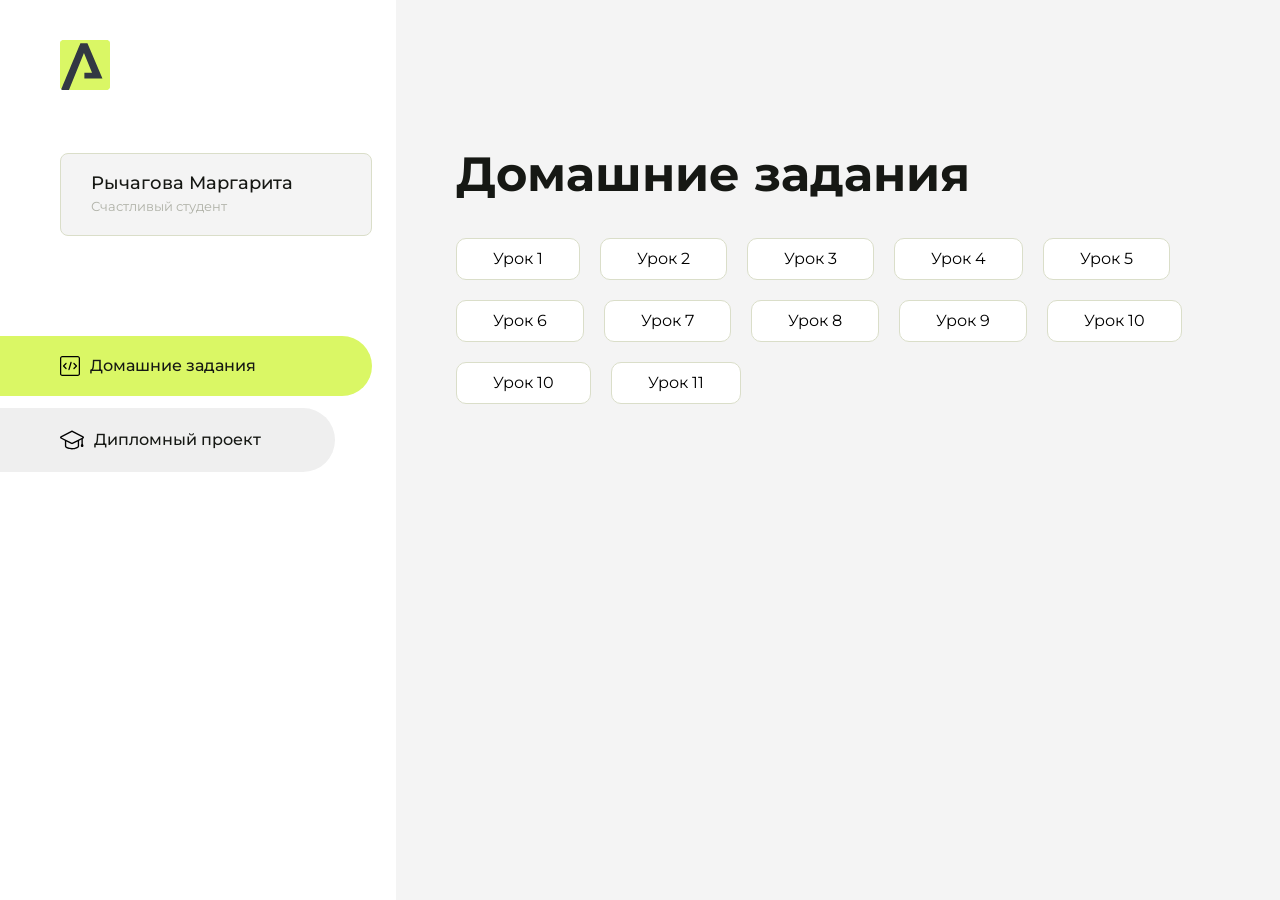
<file: index.html>
<!DOCTYPE html>
<html lang="en">
<head>
    <meta charset="UTF-8">
    <meta name="viewport" content="width=device-width, initial-scale=1.0">
    <title>Домашняя работа</title>
    <link rel="shortcut icon" href="src/logo.ico" type="image/x-icon">
    <link rel="preconnect" href="https://fonts.googleapis.com">
    <link rel="preconnect" href="https://fonts.gstatic.com" crossorigin>
    <link href="https://fonts.googleapis.com/css2?family=Montserrat:wght@400;500;700&family=Rubik:wght@500&display=swap"
          rel="stylesheet">
    <link rel="stylesheet" href="src/style.css">
</head>
<body id="body">
<div class="overlay" id="overlay"></div>
<div class="layout">
    <div class="burger" id="burger">
        <svg viewBox="0 0 24 24" fill="none" xmlns="http://www.w3.org/2000/svg">
            <g id="SVGRepo_bgCarrier" stroke-width="0"></g>
            <g id="SVGRepo_tracerCarrier" stroke-linecap="round" stroke-linejoin="round"></g>
            <g id="SVGRepo_iconCarrier">
                <path d="M4 18L20 18" stroke="#DAF765" stroke-width="2" stroke-linecap="round"></path>
                <path d="M4 12L20 12" stroke="#DAF765" stroke-width="2" stroke-linecap="round"></path>
                <path d="M4 6L20 6" stroke="#DAF765" stroke-width="2" stroke-linecap="round"></path>
            </g>
        </svg>
    </div>
    <aside class="sidebar" id="sidebar">
        <div class="sidebar__inner">
            <div class="logo">
                <svg width="50" height="50" viewBox="0 0 50 50" fill="none" xmlns="http://www.w3.org/2000/svg">
                    <g clip-path="url(#clip0_513_74730)">
                        <path d="M46.17 -0.257004H3.83C1.57281 -0.257004 -0.257 1.57281 -0.257 3.83V46.17C-0.257 48.4272 1.57281 50.257 3.83 50.257H46.17C48.4272 50.257 50.257 48.4272 50.257 46.17V3.83C50.257 1.57281 48.4272 -0.257004 46.17 -0.257004Z"
                              fill="#DAF765"/>
                        <path d="M24.375 38.4H42.461L27.441 3.1585H20.4355C20.4355 3.1585 6.7895 35.881 1.1945 49.294C2.015 50.0275 3.0945 50.257 3.6945 50.257H8.8445L23.954 13.07L32.0465 32.8285H24.375V38.4Z"
                              fill="#323843"/>
                    </g>
                    <defs>
                        <clipPath id="clip0_513_74730">
                            <rect width="50" height="50" fill="white"/>
                        </clipPath>
                    </defs>
                </svg>
            </div>
            <div class="sidebar__user">
                <div class="sidebar__name">Рычагова Маргарита</div>
                <div class="sidebar__text">Счастливый студент</div>
            </div>
            <div class="sidebar__tabs">
                <div class="sidebar__item">
                    <button class="sidebar__button active" id="tasks">
                        <svg xmlns="http://www.w3.org/2000/svg" width="20" height="20" viewBox="0 0 20 20" fill="none">
                            <g clip-path="url(#clip0_704_74543)">
                                <path d="M17.7083 20H2.29167C1.0275 20 0 18.9725 0 17.7083V2.29167C0 1.0275 1.0275 0 2.29167 0H17.7083C18.9725 0 20 1.0275 20 2.29167V17.7083C20 18.9725 18.9725 20 17.7083 20ZM2.29167 1.25C1.7175 1.25 1.25 1.7175 1.25 2.29167V17.7083C1.25 18.2825 1.7175 18.75 2.29167 18.75H17.7083C18.2825 18.75 18.75 18.2825 18.75 17.7083V2.29167C18.75 1.7175 18.2825 1.25 17.7083 1.25H2.29167Z"
                                      fill="black"/>
                                <path d="M6.04167 13.125C5.88167 13.125 5.72167 13.0642 5.6 12.9417L3.1 10.4417C2.85583 10.1975 2.85583 9.80167 3.1 9.5575L5.6 7.0575C5.84417 6.81333 6.24 6.81333 6.48417 7.0575C6.72833 7.30167 6.72833 7.6975 6.48417 7.94167L4.42583 10L6.48417 12.0583C6.72833 12.3025 6.72833 12.6983 6.48417 12.9425C6.36167 13.0642 6.20167 13.125 6.04167 13.125Z"
                                      fill="black"/>
                                <path d="M8.95833 14.1667C8.9 14.1667 8.84 14.1583 8.78167 14.1417C8.45083 14.0442 8.26083 13.6967 8.35833 13.3658L10.4417 6.28251C10.5392 5.95084 10.8892 5.76417 11.2175 5.85917C11.5483 5.95667 11.7383 6.30417 11.6408 6.63501L9.5575 13.7183C9.47833 13.9908 9.22833 14.1667 8.95833 14.1667Z"
                                      fill="black"/>
                                <path d="M13.9583 13.125C13.7983 13.125 13.6383 13.0642 13.5167 12.9417C13.2725 12.6975 13.2725 12.3017 13.5167 12.0575L15.575 9.99916L13.5167 7.94083C13.2725 7.69666 13.2725 7.30083 13.5167 7.05666C13.7608 6.81249 14.1567 6.81249 14.4008 7.05666L16.9008 9.55666C17.145 9.80083 17.145 10.1967 16.9008 10.4408L14.4008 12.9408C14.2783 13.0642 14.1183 13.125 13.9583 13.125Z"
                                      fill="black"/>
                            </g>
                            <defs>
                                <clipPath id="clip0_704_74543">
                                    <rect width="20" height="20" fill="white"/>
                                </clipPath>
                            </defs>
                        </svg>
                        <span>Домашние задания</span></button>
                </div>
                <div class="sidebar__item">
                    <button class="sidebar__button" id="diplom">
                        <svg xmlns="http://www.w3.org/2000/svg" width="24" height="24" viewBox="0 0 24 24" fill="none">
                            <g clip-path="url(#clip0_704_74553)">
                                <path d="M23.2628 10.5971C23.7176 10.365 24 9.90375 24 9.39337C24 8.883 23.7176 8.42175 23.2628 8.18962L12.6135 2.75362C12.2291 2.55824 11.7705 2.55787 11.3854 2.75399L0.736875 8.19C0.282375 8.42175 0 8.883 0 9.39337C0 9.90375 0.282375 10.365 0.736875 10.5971L4.89038 12.7177V18.2074C4.89038 19.8154 8.412 21.393 12 21.393C15.5884 21.393 19.1096 19.815 19.1096 18.2074V12.7174L21.4609 11.517V15.8017L20.901 17.2305C20.7409 17.6389 20.7934 18.0994 21.0405 18.4616C21.2876 18.8246 21.6979 19.041 22.1366 19.041C22.5754 19.041 22.9852 18.8246 23.2324 18.462C23.4795 18.099 23.532 17.6385 23.3719 17.2301L22.8124 15.8021V10.827L23.2628 10.5971ZM17.7623 18.1721C17.6198 18.6375 15.3491 20.0419 12 20.0419C8.65088 20.0419 6.38025 18.6375 6.2415 18.2074V12.3037L6.23887 12.3019C6.23812 12.057 6.1065 11.8207 5.87325 11.7019L1.3515 9.39337L12 3.95737L22.6489 9.39337L12 14.8294L5.87325 11.7019C5.54063 11.5331 4.6695 11.6674 4.5 12C4.33012 12.3322 4.55813 12.5479 4.89038 12.7177L11.3857 16.0331C11.5781 16.1314 11.7889 16.1805 12 16.1805C12.2107 16.1805 12.4222 16.1314 12.6146 16.0331L17.7593 13.407L17.7623 18.1721Z"
                                      fill="black"/>
                            </g>
                            <defs>
                                <clipPath id="clip0_704_74553">
                                    <rect width="24" height="24" fill="white"/>
                                </clipPath>
                            </defs>
                        </svg>
                        <span>Дипломный проект</span></button>
                </div>
            </div>
        </div>

    </aside>
    <div class="content">
        <div class="container">
            <div class="content__block" id="tasksBlock">
                <div class="content__title">Домашние задания</div>
                <ul class="content__list">
                    <li class="content__list-item">
                        <a href="less1/index.html">Урок 1</a>
                    </li>
                     <li class="content__list-item">
                        <a href="less2/index.html">Урок 2</a>
                    </li>
                     <li class="content__list-item">
                        <a href="less3/index.html">Урок 3</a>
                    </li>
                     <li class="content__list-item">
                        <a href="less4/index.html">Урок 4</a>
                    </li>
                     <li class="content__list-item">
                        <a href="fit-studio/article.html">Урок 5</a>
                    </li>
                     <li class="content__list-item">
                        <a href="less6/index.html">Урок 6</a>
                    </li>
                    <li class="content__list-item">
                        <a href="less7/index.html">Урок 7</a>
                    </li>
                      <li class="content__list-item">
                        <a href="nike/index.html">Урок 8</a>
                    </li>
                     <li class="content__list-item">
                        <a href="js/index.html">Урок 9</a>
                    </li>
                      <li class="content__list-item">
                        <a href="js2/index.html">Урок 10</a>
                    </li>
                     <li class="content__list-item">
                        <a href="js3/index.html">Урок 10</a>
                    </li>
                      <li class="content__list-item">
                        <a href="js4/index.html">Урок 11</a>
                    </li>
                </ul>
            </div>
            <div class="content__block hidden" id="diplomBlock">
                <div class="content__title">Дипломный проект</div>
                <div class="content__list-diplom">
                    <a href="AdnanNike/AdnanNike.html">Ссылка на ДЗ</a>
                </div>
                <div class="content__decor">
                    <div class="content__decor-text">Давай проверим, чему ты научился!</div>
                    <div class="content__decor-img">
                        <img src="src/decor.png" alt="decor">
                    </div>
                </div>
            </div>
        </div>
    </div>
</div>
<script src="src/index.js"></script>
</body>
</html>
</file>
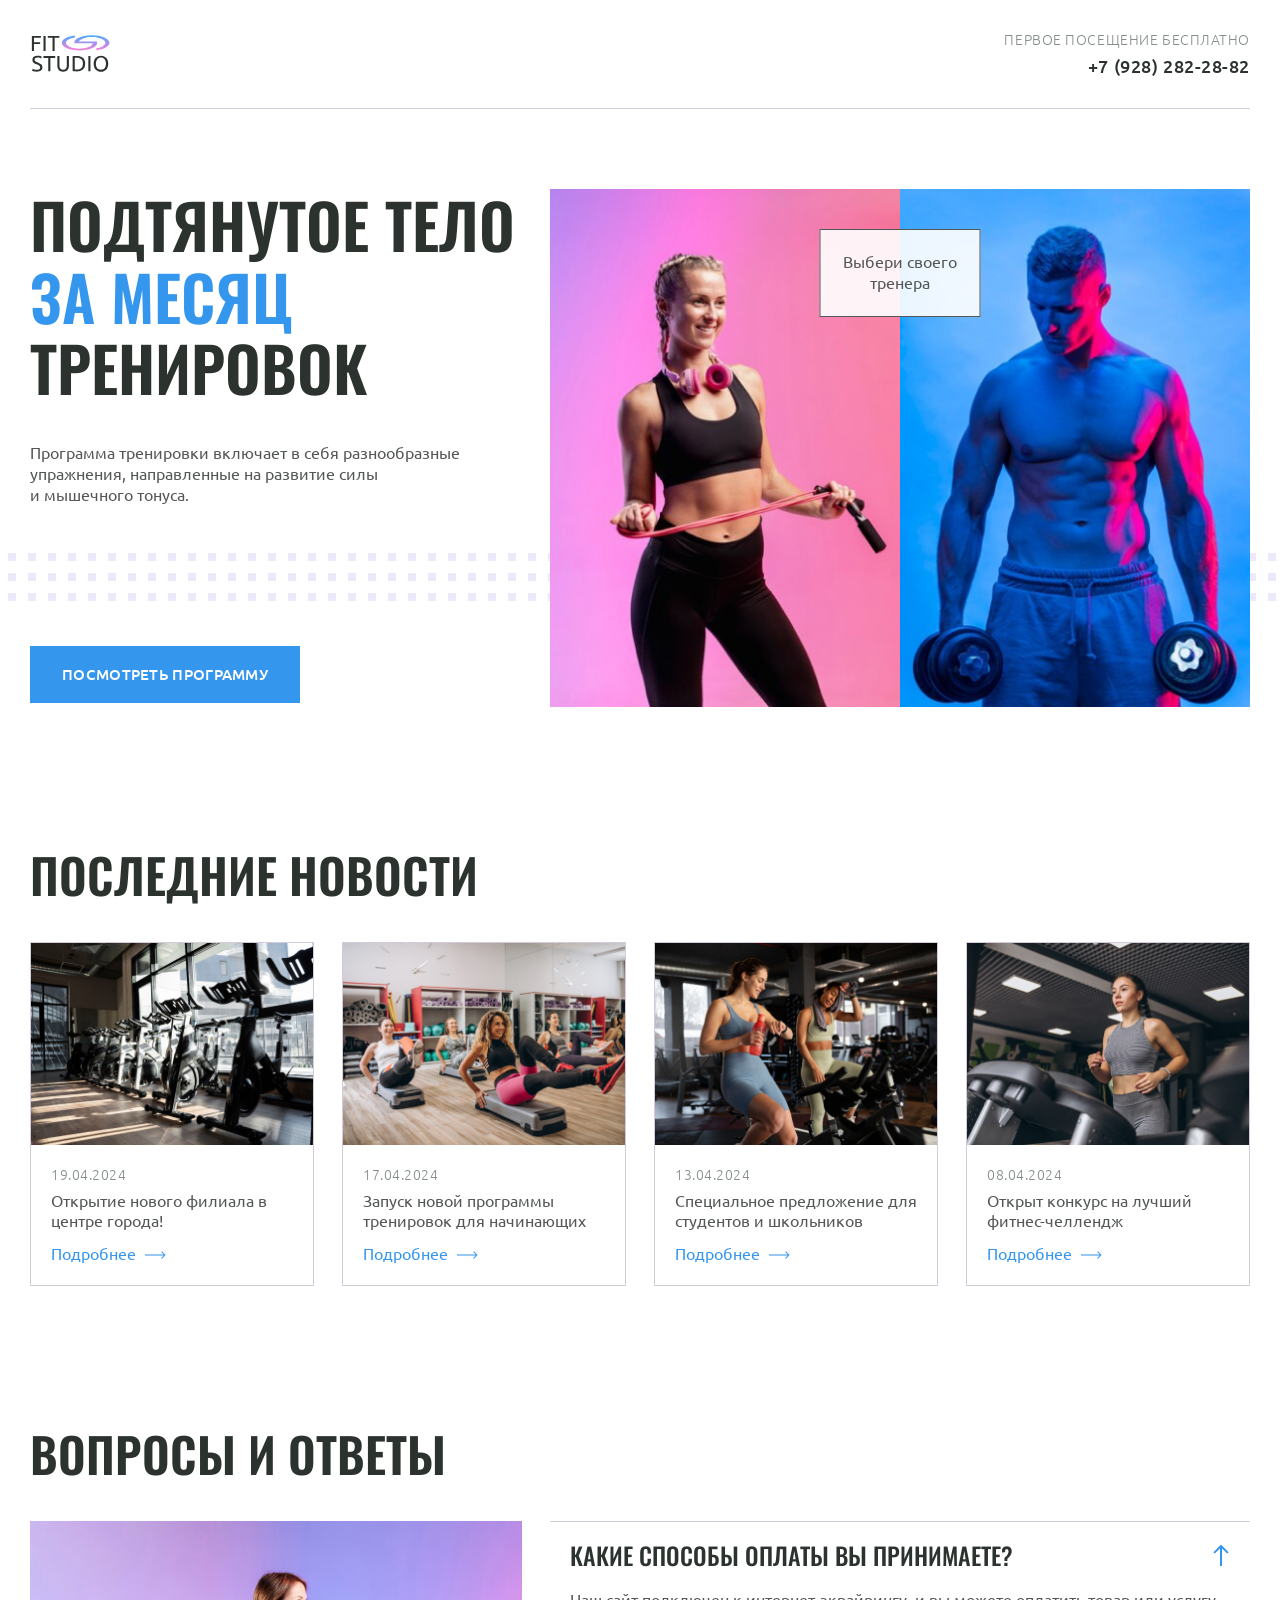
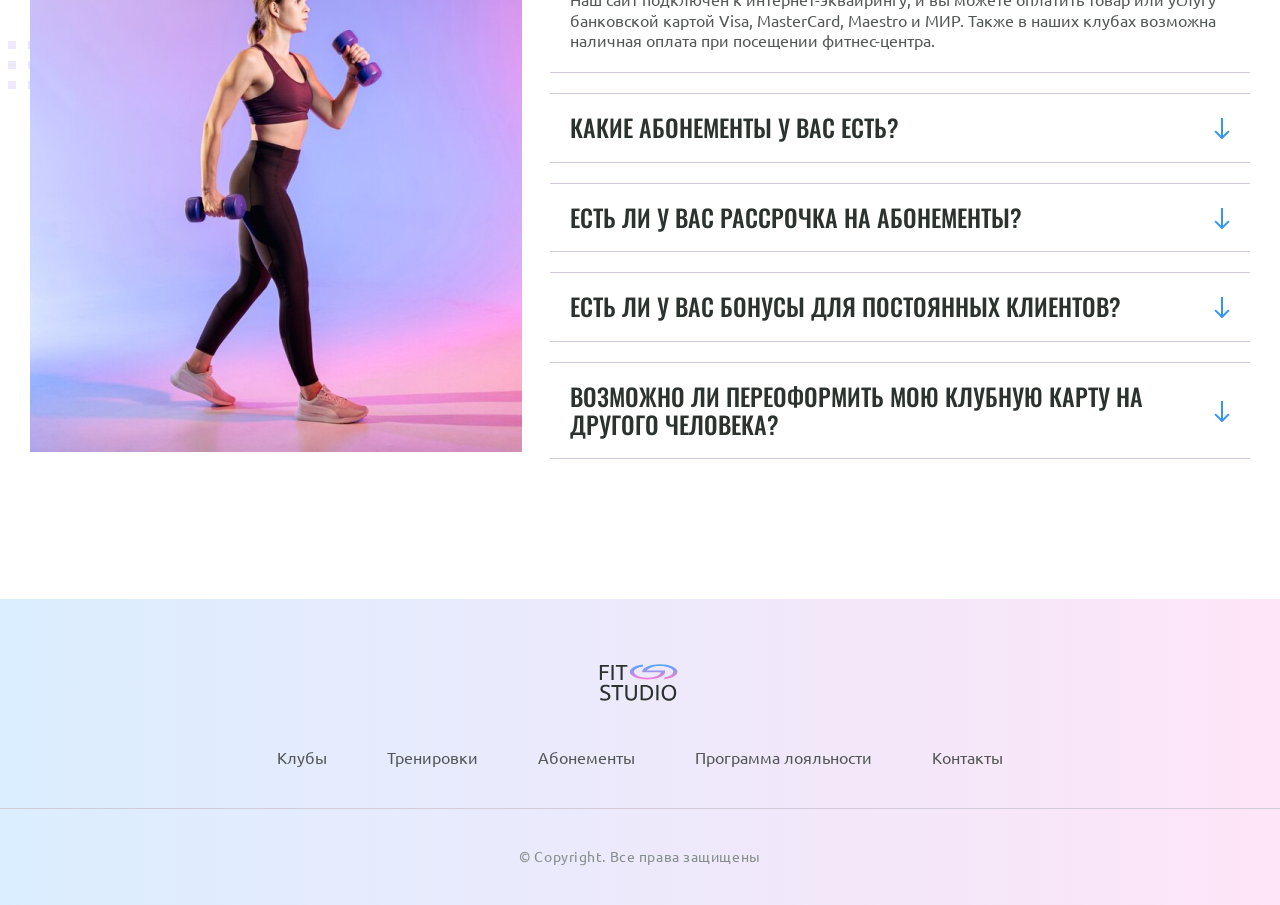
<file: fit-studio/index.html>
<!DOCTYPE html>
<html lang="ru" class="home-page">
  <head>
    <meta charset="UTF-8" />
    <meta name="viewport" content="width=device-width, initial-scale=1.0" />
    <title>Fit Studio - Главная</title>
    <link rel="stylesheet" href="./css/normalize.css" />
    <link rel="stylesheet" href="./css/fonts.css" />
    <link rel="stylesheet" href="./css/globals.css" />
    <link rel="stylesheet" href="./css/header.css" />
    <link rel="stylesheet" href="./css/index.css" />
    <link rel="stylesheet" href="./css/footer.css" />
    <link
      rel="icon"
      type="image/svg+xml"
      sizes="128x128"
      href="./images/favicon-icon.svg"
    />
  </head>
  <body>
    <header class="header">
      <div class="container">
        <div class="header__inner">
          <a href="/">
            <img
              src="./images/logo-icon.svg"
              width="84"
              height="45"
              alt="Логотип Fit Studio"
            />
          </a>
          <div class="header__phone text-sub">
            <p>Первое посещение бесплатно</p>
            <a href="tel:+79282822882">+7 (928) 282-28-82</a>
          </div>
        </div>
      </div>
    </header>
    <section class="hero section decor">
      <div class="container hero__container">
        <div class="hero__info">
          <h1>Подтянутое тело <strong>за месяц</strong> тренировок</h1>
          <p class="text">
            Программа тренировки включает в себя разнообразные упражнения,
            направленные на развитие силы и мышечного тонуса.
          </p>
          <a class="button" href="#">Посмотреть программу</a>
        </div>
        <div class="hero__images">
          <p class="hero__choose text">Выбери своего тренера</p>
          <img
            src="./images/sporty-woman-img.jpg"
            width="347"
            height="513"
            alt="Спортивная девушка держит в руках скакалку"
          />
          <img
            src="./images/sporty-man-img.jpg"
            width="353"
            height="513"
            alt="Спортивный мужчина держит в руках гантели"
          />
        </div>
      </div>
    </section>
    <section class="news section">
      <div class="container">
        <h2 class="title--large">Последние новости</h2>
        <div class="news__container">
          <article class="news__article">
            <header>
              <img
                src="./images/news/news-1-img.jpg"
                width="284"
                height="203"
                alt="Велодорожки в спортивном зале"
              />
              <div class="news__article__info">
                <time class="news-date text-sub" datetime="2024-04-19">
                  19.04.2024
                </time>
                <h3 class="text">Открытие нового филиала в центре города!</h3>
              </div>
            </header>
            <footer>
              <a class="news__article__link" href="article.html">Подробнее</a>
            </footer>
          </article>
          <article class="news__article">
            <header>
              <img
                src="./images/news/news-2-img.jpg"
                width="284"
                height="203"
                alt="Группа женщин занимается спортом"
              />
              <div class="news__article__info">
                <time class="news-date text-sub" datetime="2024-04-17">
                  17.04.2024
                </time>
                <h3 class="text">
                  Запуск новой программы тренировок для начинающих
                </h3>
              </div>
            </header>
            <footer>
              <a class="news__article__link" href="article.html">Подробнее</a>
            </footer>
          </article>
          <article class="news__article">
            <header>
              <img
                src="./images/news/news-3-img.jpg"
                width="284"
                height="203"
                alt="Две девушки занимаются на велотренажерах"
              />
              <div class="news__article__info">
                <time class="news-date text-sub" datetime="2024-04-13">
                  13.04.2024
                </time>
                <h3 class="text">
                  Специальное предложение для студентов и школьников
                </h3>
              </div>
            </header>
            <footer>
              <a class="news__article__link" href="article.html">Подробнее</a>
            </footer>
          </article>
          <article class="news__article">
            <header>
              <img
                src="./images/news/news-4-img.jpg"
                width="284"
                height="203"
                alt="Девушка на беговой дорожке"
              />
              <div class="news__article__info">
                <time class="news-date text-sub" datetime="2024-04-08">
                  08.04.2024
                </time>
                <h3 class="text">Открыт конкурс на лучший фитнес-челлендж</h3>
              </div>
            </header>
            <footer>
              <a class="news__article__link" href="article.html">Подробнее</a>
            </footer>
          </article>
        </div>
      </div>
    </section>
    <section class="faq section decor">
      <div class="container">
        <h2 class="title--large">Вопросы и ответы</h2>
        <div class="faq-container">
          <img
            src="./images/sporty-woman-2-img.jpg"
            width="492"
            height="531"
            alt="Спортивная девушка с гантелями"
          />
          <div>
            <details name="faq" open>
              <summary class="title--medium">
                Какие способы оплаты вы принимаете?
              </summary>
              <p class="text">
                Наш сайт подключен к интернет-эквайрингу, и вы можете оплатить
                товар или услугу банковской картой Visa, MasterCard, Maestro и
                МИР. Также в наших клубах возможна наличная оплата при посещении
                фитнес-центра.
              </p>
            </details>
            <details name="faq">
              <summary class="title--medium">
                Какие абонементы у вас есть?
              </summary>
              <p class="text">
                Наш сайт подключен к интернет-эквайрингу, и вы можете оплатить
                товар или услугу банковской картой Visa, MasterCard, Maestro и
                МИР. Также в наших клубах возможна наличная оплата при посещении
                фитнес-центра.
              </p>
            </details>
            <details name="faq">
              <summary class="title--medium">
                Есть ли у вас рассрочка на абонементы?
              </summary>
              <p class="text">
                Наш сайт подключен к интернет-эквайрингу, и вы можете оплатить
                товар или услугу банковской картой Visa, MasterCard, Maestro и
                МИР. Также в наших клубах возможна наличная оплата при посещении
                фитнес-центра.
              </p>
            </details>
            <details name="faq">
              <summary class="title--medium">
                Есть ли у вас бонусы для постоянных клиентов?
              </summary>
              <p class="text">
                Наш сайт подключен к интернет-эквайрингу, и вы можете оплатить
                товар или услугу банковской картой Visa, MasterCard, Maestro и
                МИР. Также в наших клубах возможна наличная оплата при посещении
                фитнес-центра.
              </p>
            </details>
            <details name="faq">
              <summary class="title--medium">
                Возможно ли переоформить мою клубную карту на другого человека?
              </summary>
              <p class="text">
                Наш сайт подключен к интернет-эквайрингу, и вы можете оплатить
                товар или услугу банковской картой Visa, MasterCard, Maestro и
                МИР. Также в наших клубах возможна наличная оплата при
                посещенииß фитнес-центра.
              </p>
            </details>
          </div>
        </div>
      </div>
    </section>
    <footer class="footer">
      <div class="footer__top">
        <div class="container">
          <a class="footer__logo" href="/">
            <img
              src="./images/logo-icon.svg"
              width="84"
              height="45"
              alt="Логотип Fit Studio"
            />
          </a>
          <nav class="footer__menu">
            <ul>
              <li><a href="#">Клубы</a></li>
              <li><a href="#">Тренировки</a></li>
              <li><a href="#">Абонементы</a></li>
              <li><a href="#">Программа лояльности</a></li>
              <li><a href="#">Контакты</a></li>
            </ul>
          </nav>
        </div>
      </div>
      <div class="container">
        <p class="copyright">&copy; Copyright. Все права защищены</p>
      </div>
    </footer>
  </body>
</html>
</file>
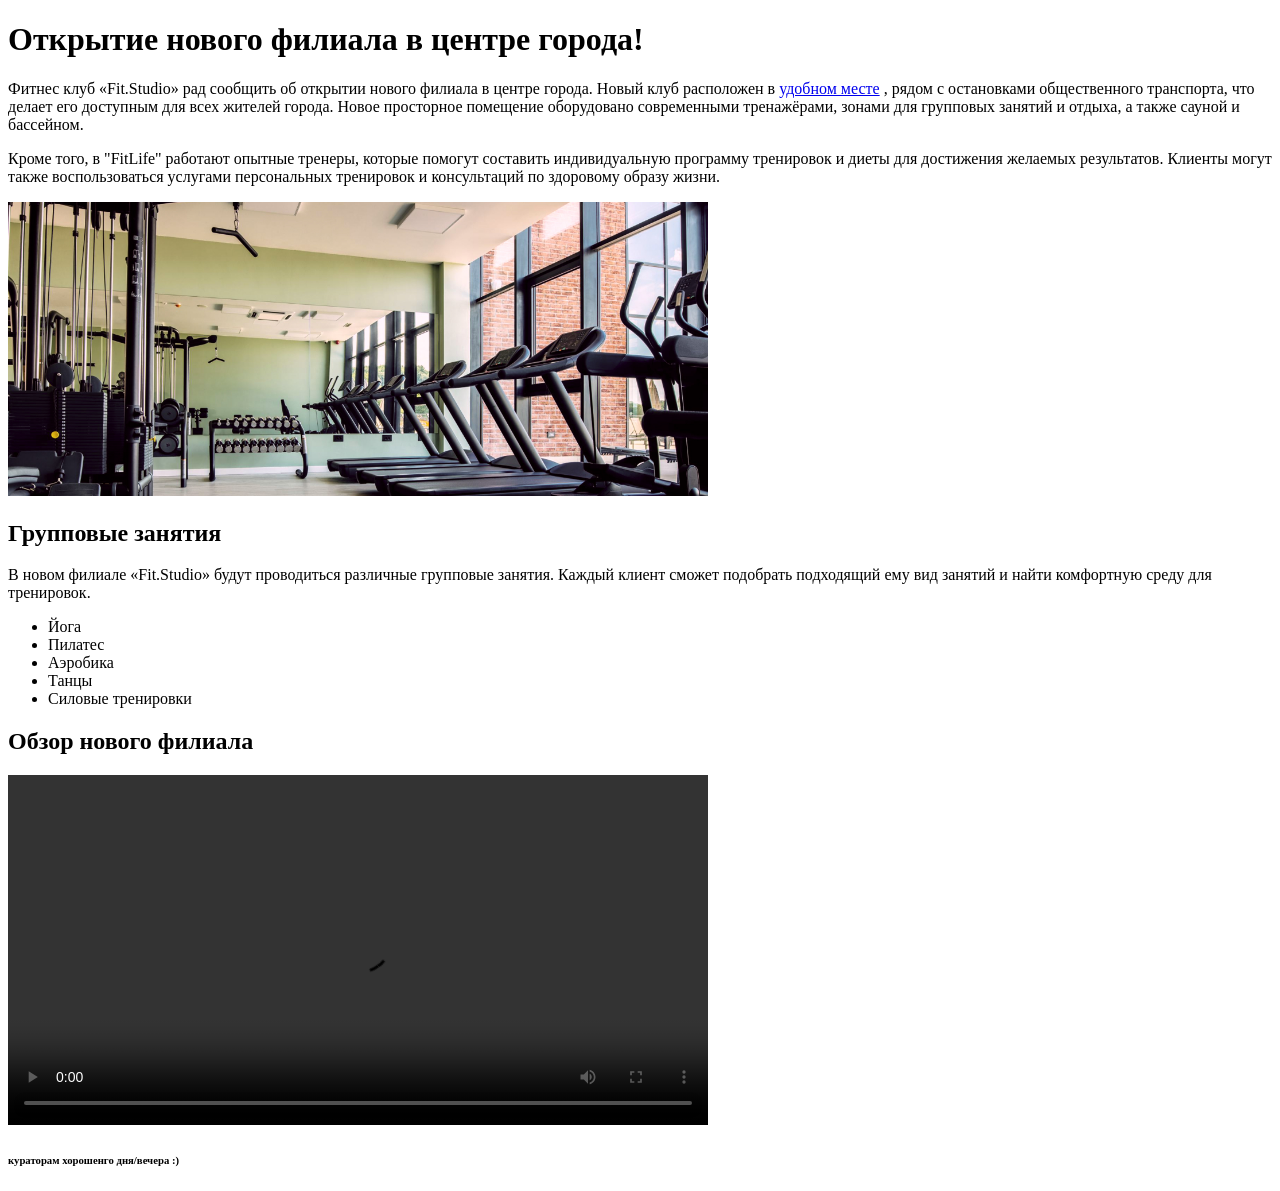
<file: less2/index.html>
<!DOCTYPE html>
<html lang="ru">
<head>
    <meta charset="UTF-8">
    <meta name="viewport" content="width=device-width, initial-scale=1.0">
    <title>втораяяя</title>
</head>
<body>
    <h1>Открытие нового филиала в центре города!</h1>

    <p>Фитнес клуб «Fit.Studio» рад сообщить об открытии нового филиала в центре города. Новый клуб расположен в <a href="https://2gis.ru/murmansk/firm/70000001096951427?relief=on">удобном месте</a> , рядом с остановками
общественного транспорта, что делает его доступным для всех жителей города. Новое просторное помещение оборудовано современными тренажёрами,
зонами для групповых занятий и отдыха, а также сауной и бассейном.</p>

    <p>Кроме того, в "FitLife" работают опытные тренеры, которые помогут составить индивидуальную программу тренировок и диеты для достижения желаемых
результатов. Клиенты могут также воспользоваться услугами персональных тренировок и консультаций по здоровому образу жизни.</p>

    <img src="./images/gym-image.jpg" alt="на фото изображен спортивный зал" width="700">

    <h2>Групповые занятия</h2>

    <p>В новом филиале «Fit.Studio» будут проводиться различные групповые занятия. Каждый клиент
сможет подобрать подходящий ему вид занятий и найти комфортную среду для тренировок.</p>

     <ul>
        <li>Йога</li>
        <li>Пилатес</li>
        <li>Аэробика</li>
        <li>Танцы</li>
        <li>Силовые тренировки</li>
    </ul>

    <h2>Обзор нового филиала</h2>

    <video src="./video/gym-video.mp4" controls width="700"> 
        не работает сорьки
    </video>

    <h6>кураторам хорошенго дня/вечера :)</h6>
</body>
</html>
</file>
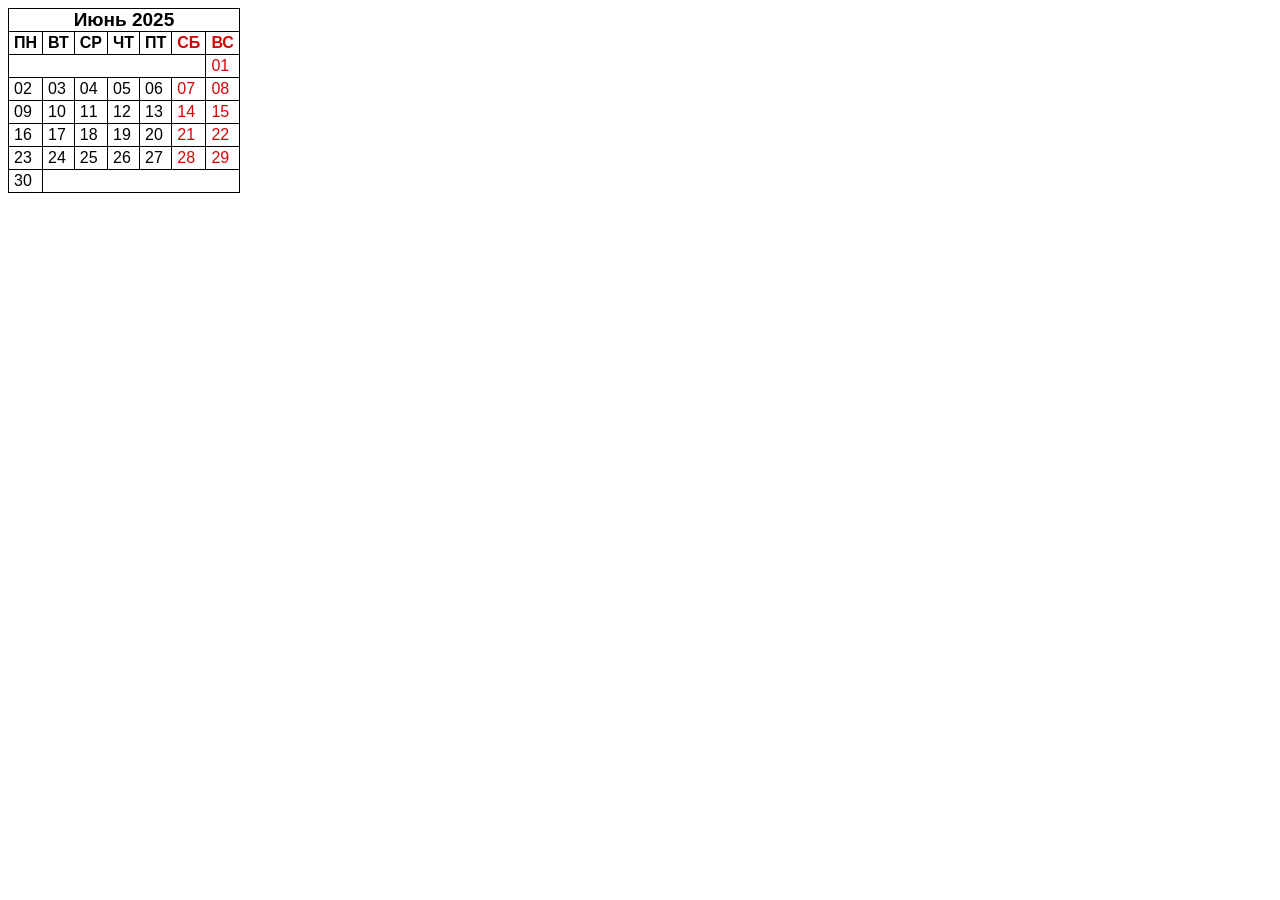
<file: less3/index.html>
<!DOCTYPE html>
<html lang="ru">
<head>
    <meta charset="UTF-8">
    <meta name="viewport" content="width=device-width, initial-scale=1.0">
    <link rel="stylesheet" href="style.css">
    <title>Таблица</title>
</head>
<body>
    <table>
        <caption>Июнь 2025</caption>


        <thead>

            <th>ПН</th>
            <th>ВТ</th>
            <th>СР</th>
            <th>ЧТ</th>
            <th>ПТ</th>
            <th class="weekend">СБ</th>
            <th class="weekend">ВС</th>

        </thead>


        <tbody>

            <tr>
                <td colspan="6"></td>
                <td class="weekend">01</td>
            </tr>
            <tr>
                <td>02</td>
                <td>03</td>
                <td>04</td>
                <td>05</td>
                <td>06</td>
                <td class="weekend">07</td>
                <td class="weekend">08</td>
            </tr>
            <tr>
                <td>09</td>
                <td>10</td>
                <td>11</td>
                <td>12</td>
                <td>13</td>
                <td class="weekend">14</td>
                <td class="weekend">15</td>
            </tr> 
            <tr>
                <td>16</td>
                <td>17</td>
                <td>18</td>
                <td>19</td>
                <td>20</td>
                <td class="weekend">21</td>
                <td class="weekend">22</td>
            </tr> 
            <tr>
                <td>23</td>
                <td>24</td>
                <td>25</td>
                <td>26</td>
                <td>27</td>
                <td class="weekend">28</td>
                <td class="weekend">29</td>
            </tr> 
            <tr>
                <td>30</td>
                <td colspan="6"></td>
            </tr>
            
        </tbody>
    </table>
</body>
</html>
</file>
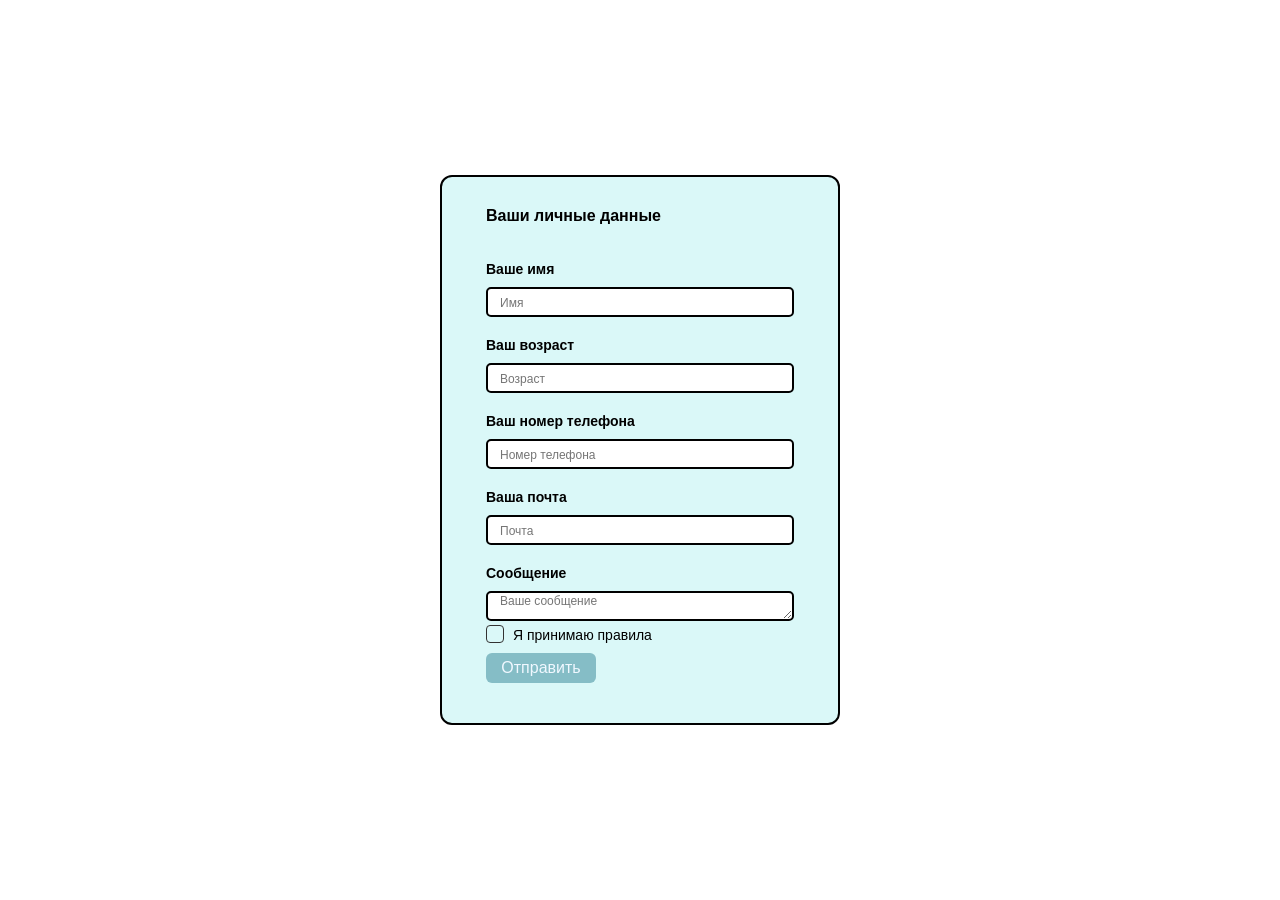
<file: less4/index.html>
<!DOCTYPE html>
<html lang="ru">
<head>
    <meta charset="UTF-8">
    <meta name="viewport" content="width=device-width, initial-scale=1.0">
    <link rel="stylesheet" href="./css/normalize.css">
    <link rel="stylesheet" href="css/style.css">
    <title>Document</title>
</head>
<body>

    <form>

        <fieldset class="form-group">

            <legend>Ваши личные данные</legend>

            <label class="block-label" for="name">Ваше имя</label>
            <input class="info" id="name" type="text" placeholder="Имя" name="name" required>

            <label class="block-label" for="age">Ваш возраст</label>
            <input class="info" id="age" type="number" name="age" placeholder="Возраст" inputmode="numeric" required>

            <label class="block-label" for="number">Ваш номер телефона</label>
            <input class="info" id="number" type="number" name="number" placeholder="Номер телефона" inputmode="tel" required>
            

            <label class="block-label" for="email">Ваша  почта</label>
            <input class="info" id="email" type="email" name="email" placeholder="Почта" inputmode="email" required>

            <label class="block-label" for="sms">Сообщение</label>
                
            <textarea id="sms" name="sms" placeholder="Ваше сообщение" required></textarea>


            <div class="yes">

                <input class="checkbox" id="yes" type="checkbox" name="checkbox" required value="yes">
                <label class="text" for="yes">Я принимаю правила</label>
                
            </div>
               

            <button class="button">Отправить</button>


        </fieldset>

        
    </form>

</body>
</html>
</file>
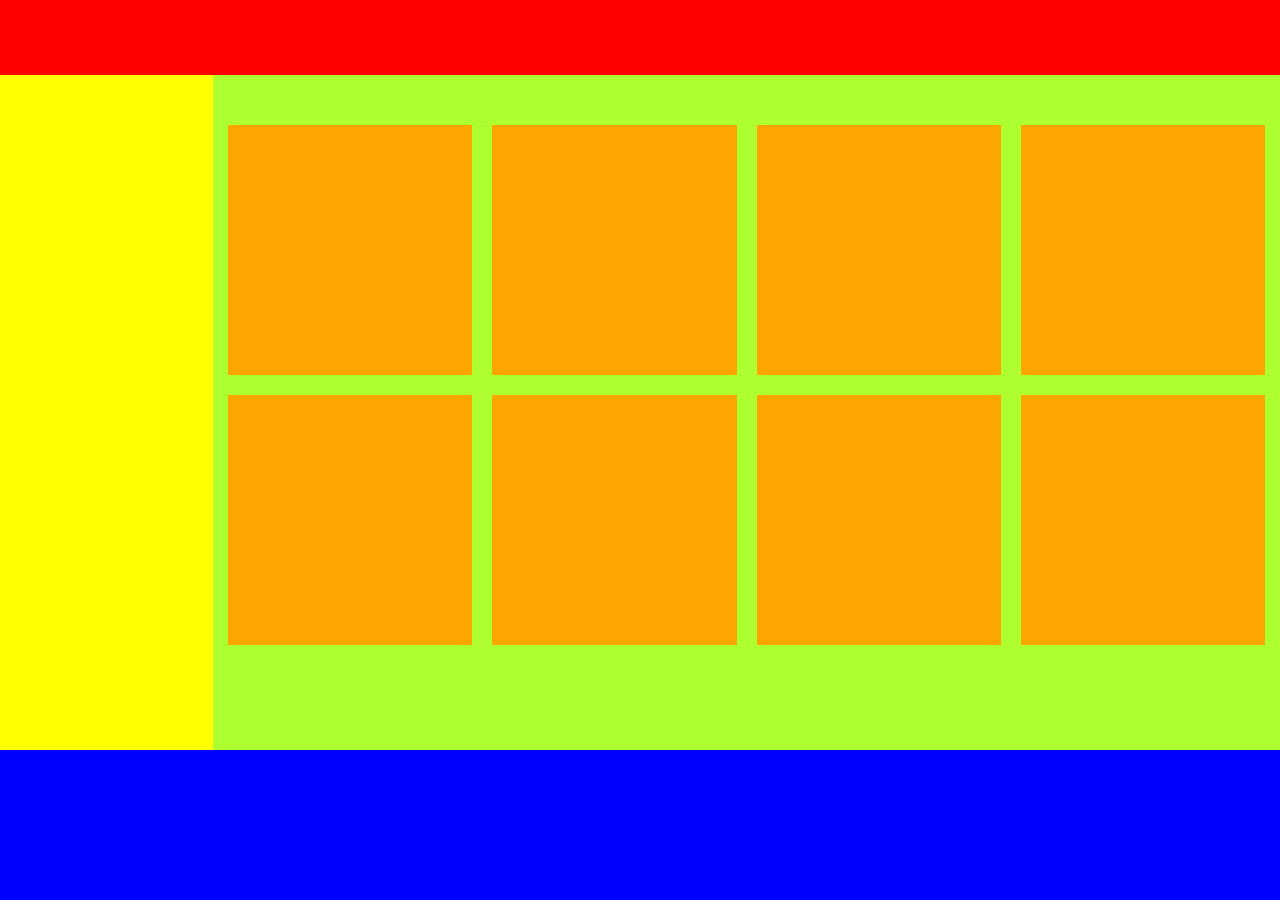
<file: less7/index.html>
<!DOCTYPE html>
<html lang="ru">
<head>
    <meta charset="UTF-8">
    <meta name="viewport" content="width=device-width, initial-scale=1.0">
    <link rel="stylesheet" href="style.css">
    <title>grid</title>
</head>
<body>
    <div class="wrapper">
        <header class="header"></header>
        <aside class="aside"></aside>
        <main class="main">
            <div class="container grid-container">
                <article class="article"></article>
                <article class="article"></article>
                <article class="article"></article>
                <article class="article"></article>
                <article class="article"></article>
                <article class="article"></article>
                <article class="article"></article>
                <article class="article"></article>
            </div>
        </main>
        <footer class="footer"></footer>
    </div>
</body>
</html>
</file>
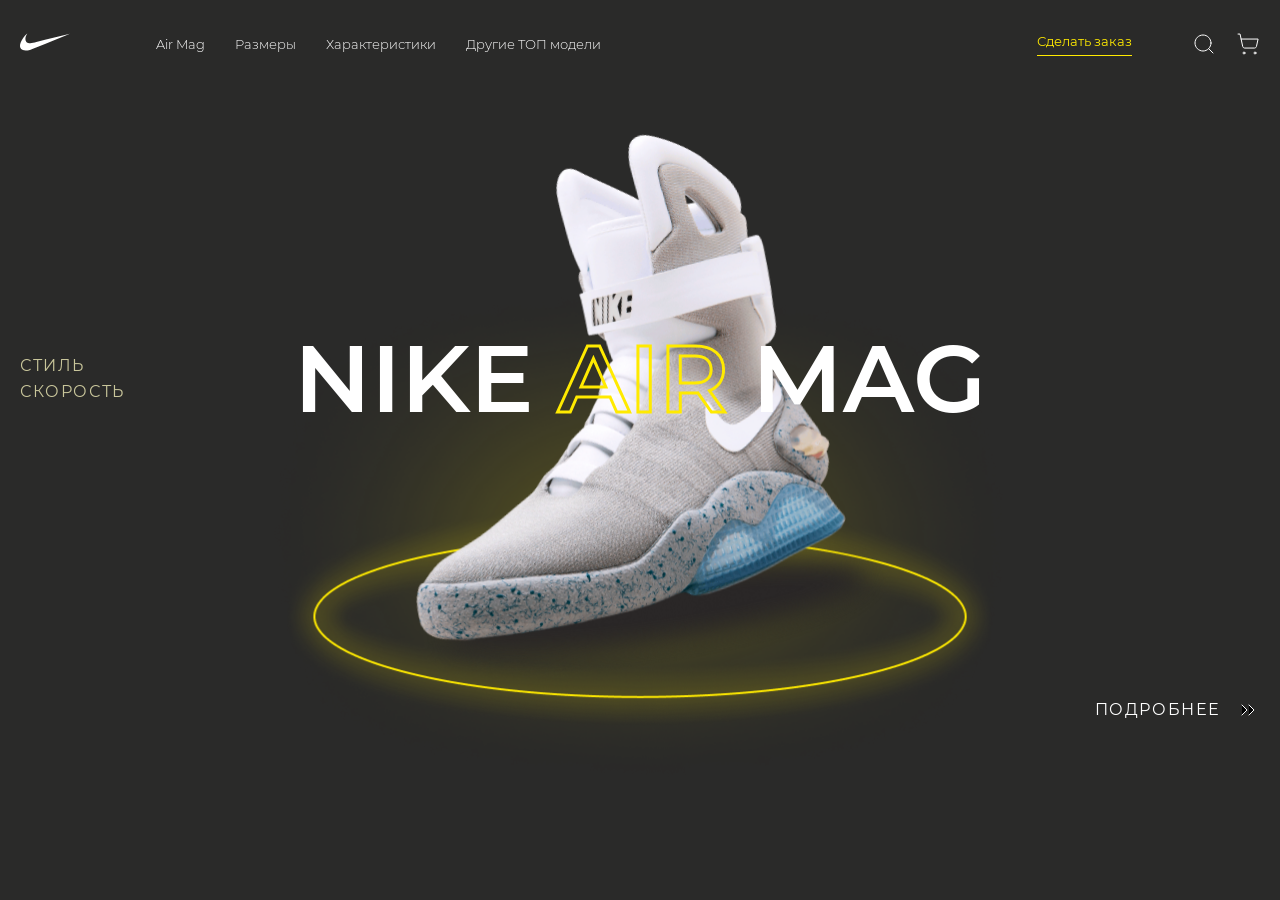
<file: nike/index.html>
<!doctype html>
<html class="page" lang="ru">
  <head>
    <meta charset="UTF-8" />
    <meta name="viewport" content="width=device-width, initial-scale=1.0" />
    <link rel="stylesheet" href="./css/index.css" />
    <link
      rel="shortcut icon"
      href="./icons/nike-favicon-48x48.ico"
      type="image/x-icon"
    />
    <script src="./js/index.js" type="module"></script>
    <title>Nike Air Mag</title>
  </head>
  <body class="page__body">
    <header class="header">
      <div class="container header__container">
        <a class="logo header__logo" href="#">
          <img
            class="logo__img"
            src="./icons/logo-icon.svg"
            width="50"
            height="20"
            alt="Логотип Nike"
          />
        </a>
        <nav
          class="menu header__menu"
          id="header__menu"
          aria-label="Главное меню"
        >
          <ul class="menu__list">
            <li class="menu__item">
              <a class="menu__link" href="#air-mag" lang="en">Air Mag</a>
            </li>
            <li class="menu__item">
              <a class="menu__link" href="#sizes">Размеры</a>
            </li>
            <li class="menu__item">
              <a class="menu__link" href="#characteristics">Характеристики</a>
            </li>
            <li class="menu__item">
              <a class="menu__link" href="#top-models">Другие ТОП модели</a>
            </li>
          </ul>
        </nav>
        <div class="header__controls">
          <a class="header__order" href="#">Сделать заказ</a>
          <div class="header__actions">
            <button
              class="header__actions-button"
              title="Поиск"
              aria-label="Поиск"
            >
              <svg width="24" height="24">
                <use
                  class="header__actions-icon"
                  href="./icons/sprite.svg#search"
                ></use>
              </svg>
            </button>
            <button
              class="header__actions-button"
              title="Корзина"
              aria-label="Корзина"
            >
              <svg width="24" height="24">
                <use
                  class="header__actions-icon"
                  href="./icons/sprite.svg#cart"
                ></use>
              </svg>
            </button>
            <button
              class="header__burger burger"
              aria-label="Открыть меню"
              aria-expanded="false"
              aria-controls="header__menu"
            >
              <svg width="24" height="24">
                <use
                  class="burger__icon-menu"
                  href="./icons/sprite.svg#menu-burger"
                ></use>
                <use
                  class="burger__icon-cross"
                  href="./icons/sprite.svg#menu-cross"
                ></use>
              </svg>
            </button>
          </div>
        </div>
      </div>
    </header>
    <main class="main">
      <section class="hero">
        <div class="container hero__container">
          <header class="hero__header">
            <ul class="hero__benefits-list">
              <li class="hero__benefits-item">стиль</li>
              <li class="hero__benefits-item">скорость</li>
            </ul>
            <h1 class="hero__title">
              Nike <span class="hero__title-accent">air</span> mag
            </h1>
          </header>
          <img
            class="hero__img"
            src="./img/nike-air-mag1.png"
            alt="Кроссовок Nike Air Mag с желтым кольцом под подошвой"
            width="845"
            height="713"
          />
          <footer class="hero__footer">
            <a class="hero__details" href="#">
              Подробнее
              <svg width="24" height="24">
                <use class="hero__details-icon" href="./icons/main-sprite.svg#arrow-right"></use>
              </svg>
            </a>
          </footer>
        </div>
      </section>
    </main>
  </body>
</html>
</file>
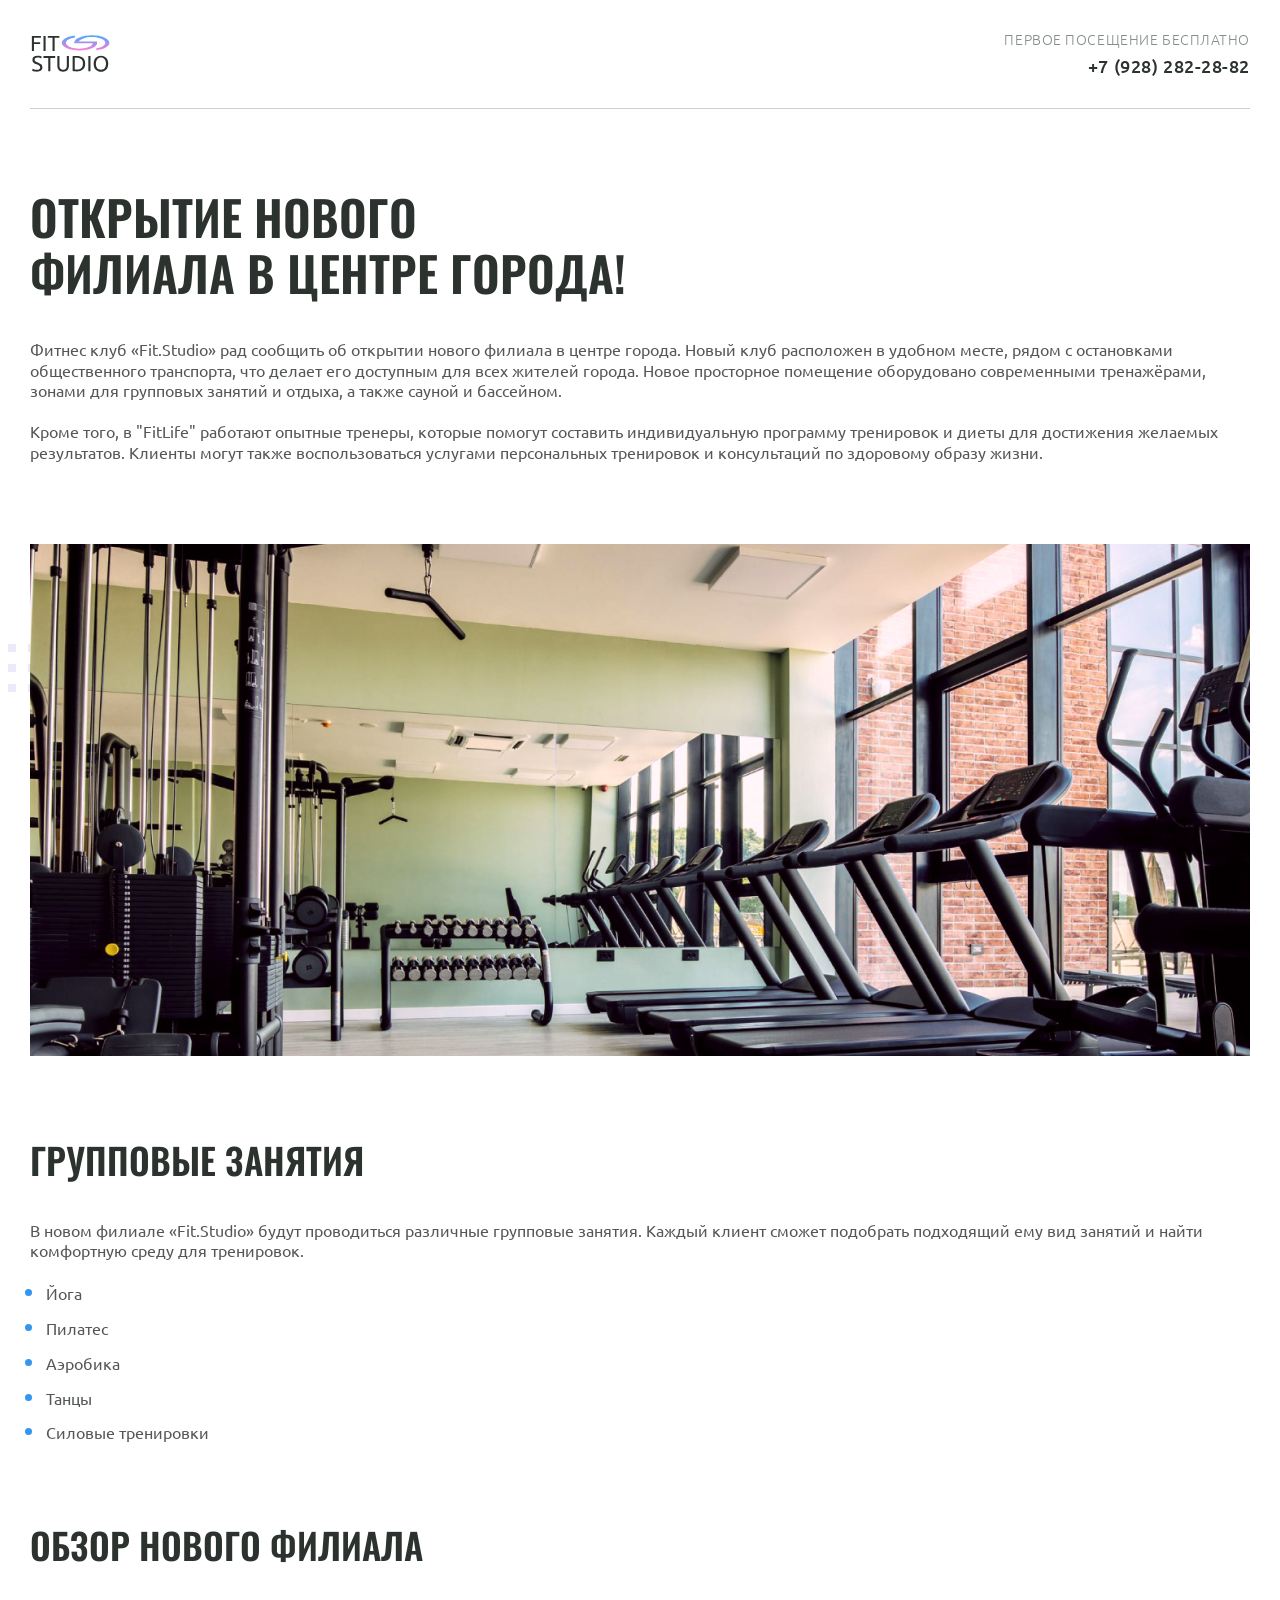
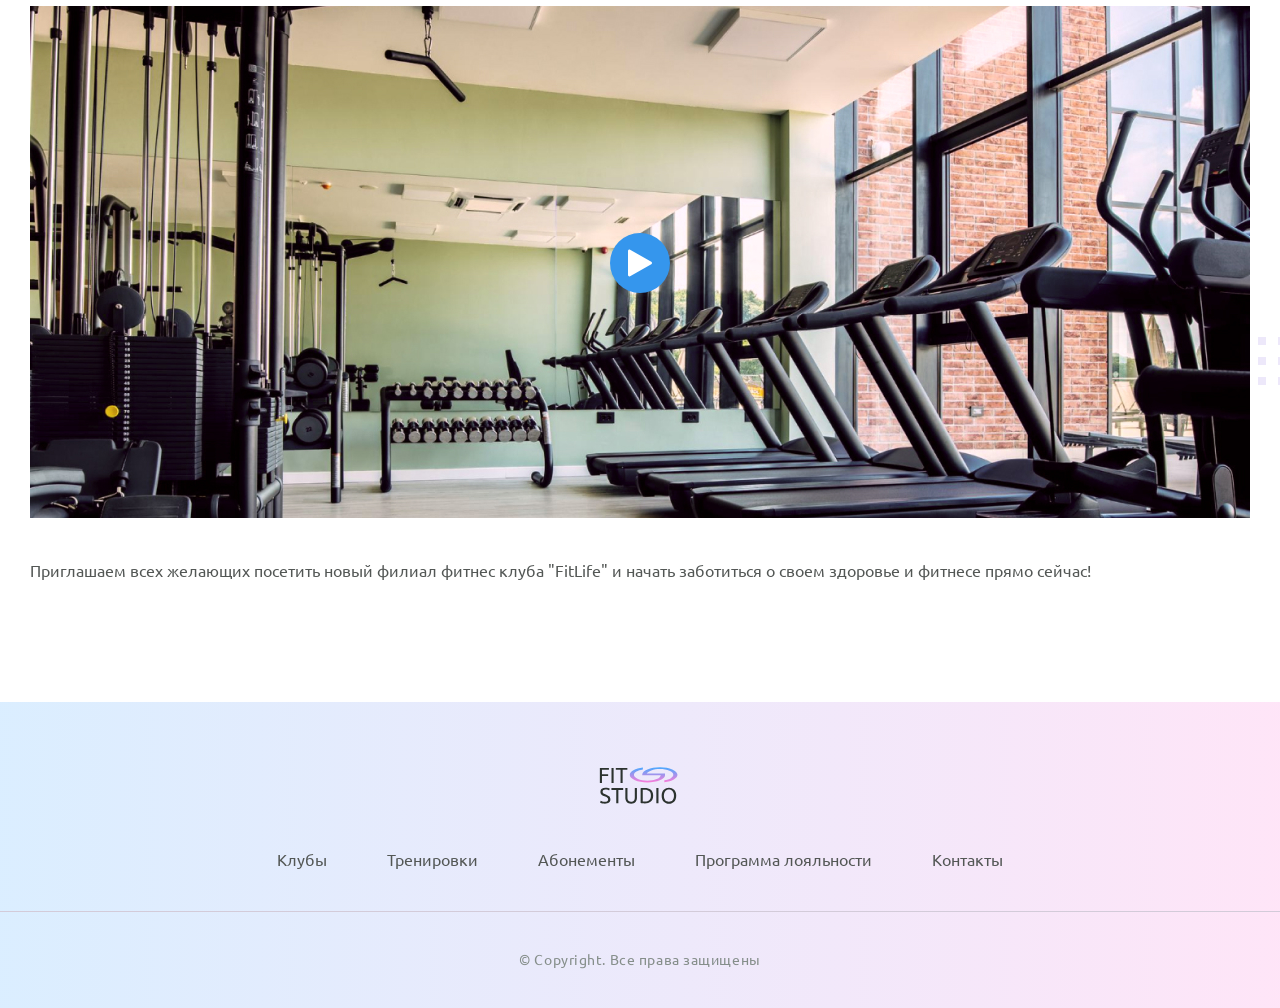
<file: fit-studio/article.html>
<!DOCTYPE html>
<html lang="ru">
  <head>
    <meta charset="UTF-8" />
    <meta name="viewport" content="width=device-width, initial-scale=1.0" />
    <title>Fit Studio - Открытие нового филиала!</title>
    <link rel="stylesheet" href="./css/normalize.css" />
    <link rel="stylesheet" href="./css/fonts.css" />
    <link rel="stylesheet" href="./css/globals.css" />
    <link rel="stylesheet" href="./css/header.css" />
    <link rel="stylesheet" href="./css/article.css" />
    <link rel="stylesheet" href="./css/footer.css" />
    <link
      rel="icon"
      type="image/svg+xml"
      sizes="128x128"
      href="./images/favicon-icon.svg"
    />
  </head>
  <body>
  <header class="header">
      <div class="container">
        <div class="header__inner">
          <a href="/">
            <img
              src="./images/logo-icon.svg"
              width="84"
              height="45"
              alt="Логотип Fit Studio"
            />
          </a>
          <div class="header__phone text-sub">
            <p>Первое посещение бесплатно</p>
            <a href="tel:+79282822882">+7 (928) 282-28-82</a>
          </div>
        </div>
      </div>
    </header>
    <article class="article">
      <section class="article__mb--1">
        <div class="container article__mb--1">
          <h1 class="title--large">Открытие нового филиала в центре города!</h1>
          <p class="article__text">
            Фитнес клуб «Fit.Studio» рад сообщить об открытии нового филиала
            в центре города. Новый клуб расположен в удобном месте, рядом
            с остановками общественного транспорта, что делает его доступным
            для всех жителей города. Новое просторное помещение оборудовано
            современными тренажёрами, зонами для групповых занятий и отдыха,
            а также сауной и бассейном.
          </p>
          <p class="article__text">
            Кроме того, в "FitLife" работают опытные тренеры, которые помогут
            составить индивидуальную программу тренировок и диеты для достижения
            желаемых результатов. Клиенты могут также воспользоваться услугами
            персональных тренировок и консультаций по здоровому образу жизни.
          </p>
        </div>
        <div class="article__decor-wrapper article__decor-wrapper--1 decor">
          <div class="container">
            <img
              class="article__img"
              src="./images/gym-img.jpg"
              width="1220"
              height="512"
              alt="Тренажерный зал"
            />
          </div>
        </div>
      </section>
      <section class="article__mb--1">
        <div class="container">
          <h2 class="title--large article__title--medium">Групповые занятия</h2>
          <p class="article__text">
            В новом филиале «Fit.Studio» будут проводиться различные групповые
            занятия. Каждый клиент сможет подобрать подходящий ему вид занятий
            и найти комфортную среду для тренировок.
          </p>
          <ul class="article__list article__text">
            <li class="article__list__item">Йога</li>
            <li class="article__list__item">Пилатес</li>
            <li class="article__list__item">Аэробика</li>
            <li class="article__list__item">Танцы</li>
            <li class="article__list__item">Силовые тренировки</li>
          </ul>
        </div>
      </section>

      <section>
        <div class="container">
          <h2 class="title--large article__title--medium">Обзор нового филиала</h2>
        </div>
        <div
          class="article__decor-wrapper article__decor-wrapper--2 article__mb--2 decor"
        >
          <div class="container">
            <button class="article__play-button">
              <img
                src="./images/play-icon.svg"
                width="24"
                height="24"
                alt="Запустить"
              />
            </button>
            <img
              class="article__img"
              src="./images/gym-img.jpg"
              width="1220"
              height="512"
              alt="Тренажерный зал"
            />
          </div>
        </div>
        <div class="container">
          <p class="article__text">
            Приглашаем всех желающих посетить новый филиал фитнес клуба
            "FitLife" и начать заботиться о своем здоровье и фитнесе прямо
            сейчас!
          </p>
        </div>
      </section>
    </article>
    <footer class="footer">
      <div class="footer__top">
        <div class="container">
          <a class="footer__logo" href="/">
            <img
              src="./images/logo-icon.svg"
              width="84"
              height="45"
              alt="Логотип Fit Studio"
            />
          </a>
          <nav class="footer__menu">
            <ul>
              <li><a href="#">Клубы</a></li>
              <li><a href="#">Тренировки</a></li>
              <li><a href="#">Абонементы</a></li>
              <li><a href="#">Программа лояльности</a></li>
              <li><a href="#">Контакты</a></li>
            </ul>
          </nav>
        </div>
      </div>
      <div class="container">
        <p class="copyright">&copy; Copyright. Все права защищены</p>
      </div>
    </footer>
  </body>
</html>
</file>
<file: src/style.css>
*{padding: 0;margin: 0;border: 0;}
*,*:before,*:after{-webkit-box-sizing: border-box;box-sizing: border-box;}
:focus,:active{outline: none;}
a:focus,a:active{outline: none;}
nav,footer,header,aside{display: block;}
html,body{
    height:100%;width:100%;
    font-size:100%;line-height:1;-ms-text-size-adjust:100%;-moz-text-size-adjust:100%;-webkit-text-size-adjust:100%;}
input,button,textarea{font-family:inherit;}
input::-ms-clear{display: none;}
button{cursor: pointer;}
button::-moz-focus-inner{padding:0;border:0;}
a,a:visited{text-decoration: none;}
a:hover{text-decoration: none;}
ul li{list-style: none;}
img{vertical-align: top;}
h1,h2,h3,h4,h5,h6{font-size:inherit;font-weight: inherit;}
a{color:inherit;}



body {
    font-family: "Montserrat",SansSerif;
    color: black;
}

body.overflow {
    overflow: hidden;
}



.layout {
    display: -webkit-box;
    display: -ms-flexbox;
    display: flex;
    min-height: 100vh;
}

.sidebar {
    padding: 40px 24px 40px 0;
    -ms-flex-negative: 0;
    flex-shrink: 0;
    background-color: white;
}



.content {
    -webkit-box-flex: 1;
    -ms-flex-positive: 1;
    flex-grow: 1;
    background-color: #F4F4F4;
}

.container {
    display: -webkit-box;
    display: -ms-flexbox;
    display: flex;
    -webkit-box-orient: vertical;
    -webkit-box-direction: normal;
    -ms-flex-direction: column;
    flex-direction: column;
    -webkit-box-pack: center;
    -ms-flex-pack: center;
    justify-content: center;
    -webkit-box-align: center;
    -ms-flex-align: center;
    align-items: center;
    padding: 150px 60px 80px 60px;
}


.logo {
    margin-left: 60px;
    margin-bottom: 60px;
}

.sidebar__user {
    background-color: #F4F4F4;
    padding: 20px 30px;
    margin-left: 60px;
    margin-bottom: 100px;
    border-radius: 8px;
    border: 1px solid #DADEC9;
}

.sidebar__name {
    color:#161814;
    font-size: 18px;
    font-weight: 500;
    margin-bottom: 6px;
}

.sidebar__text {
    color: #AFB1A7;
    font-size: 13px;
    font-weight: 400;
    line-height: 130%; /* 16.9px */
}

.sidebar__item {
    width: 372px;
}

.sidebar__button {
    display: -webkit-box;
    display: -ms-flexbox;
    display: flex;
    -webkit-box-align: center;
    -ms-flex-align: center;
    align-items: center;
    gap: 10px;
    padding: 20px 60px;
    margin-bottom: 12px;
    border-radius: 0px 100px 100px 0px;
    -webkit-transition: all .5s;
    -o-transition: all .5s;
    transition: all .5s;
    cursor: pointer;
    width: 90%;
    color:#161814;
    font-size: 16px;
    font-weight: 500;
}

.sidebar__button.active , .sidebar__button:hover {
    width: 100%;
    background-color: #DAF765;
}


.content__title {
    color: #161814;
    font-size: 48px;
    font-weight: 700;
    margin-bottom: 40px;
}

.content__list {
    display: -webkit-box;
    display: -ms-flexbox;
    display: flex;
    -webkit-box-align: center;
    -ms-flex-align: center;
    align-items: center;
    -ms-flex-wrap: wrap;
    flex-wrap: wrap;
    gap: 20px;
}



.content__list-item  {
    cursor: pointer;
    padding: 12px 18px;
    background-color: #fff;
    border-radius: 10px;
    border: 1px solid #DADEC9;
    -webkit-transition: all .3s;
    -o-transition: all .3s;
    transition: all .3s;
}

.content__list-item:hover,.content__list-diplom:hover {
    background-color: #AFB1A7;
}

li a {
    padding: 12px 18px;

}


.content__list-diplom {
    -webkit-transition: all .3s;
    -o-transition: all .3s;
    transition: all .3s;
    display: inline-block;
    padding: 12px 18px;
    background-color: #fff;
    border-radius: 10px;
    border: 1px solid #DADEC9;
}

.content__decor {
    display: -webkit-box;
    display: -ms-flexbox;
    display: flex;
    -webkit-box-align: center;
    -ms-flex-align: center;
    align-items: center;
}

.content__decor-text {
    color:#BEDD44;
    font-size: 36px;
    font-weight: 700;
    line-height: 110%; /* 39.6px */
}

.content__block {
    max-width: 1200px;
}

.content__block.hidden {
    display: none;
}

.content__decor-img img{
    width: 100%;
}

.burger {
    display: none;
    padding: 5px;
    position: fixed;
    top: 3%;
    right: 7%;
    width: 40px;
    height: 40px;
    background-color: #161814;
    border-radius: 50%;
    z-index: 10;
    border: 1px solid #DAF765;
}

@media (max-width: 768px) {
    .burger {
        display: block;
    }

    .sidebar {
        -webkit-transition: all .3s;
        -o-transition: all .3s;
        transition: all .3s;
        -webkit-transform: translateX(-100%);
        -ms-transform: translateX(-100%);
        transform: translateX(-100%);
        position: fixed;
        top: 0;
        left: 0;
        bottom: 0;
        z-index: 5;
    }

    .sidebar.show {
        -webkit-transform: translateX(0%);
        -ms-transform: translateX(0%);
        transform: translateX(0%);
    }

    .overlay {
        opacity: 0;
        pointer-events: none;
        -webkit-transition: all .3s;
        -o-transition: all .3s;
        transition: all .3s;
        position: absolute;
        top: 0;
        right: 0;
        left: 0;
        bottom: 0;
        z-index: 3;
        background-color: #000000e0;
    }

    .overlay.show {
        opacity: 1;
        pointer-events: all;
    }

    .container {
        padding: 40px 20px;
        min-height: 100%;
    }

    .content__decor {
        margin-top: 20px;
        -webkit-box-orient: vertical;
        -webkit-box-direction: normal;
        -ms-flex-direction: column;
        flex-direction: column;
    }
}

@media (max-width: 400px) {
    .sidebar__user {
        margin-left: 0;
    }
}
</file>
<file: fit-studio/css/fonts.css>
@font-face {
  font-family: "Ubuntu";
  src: local("Ubuntu"), url("../fonts/UbuntuLight.woff2") format("woff2");
  font-weight: 300;
  font-style: normal;
  font-display: swap;
}

@font-face {
  font-family: "Ubuntu";
  src: local("Ubuntu"), url("../fonts/UbuntuRegular.woff2") format("woff2");
  font-weight: 400;
  font-style: normal;
  font-display: swap;
}

@font-face {
  font-family: "Ubuntu";
  src: local("Ubuntu"), url("../fonts/UbuntuMedium.woff2") format("woff2");
  font-weight: 500;
  font-style: normal;
  font-display: swap;
}

@font-face {
  font-family: "Oswald";
  src: local("Oswald"), url("../fonts/OswaldMedium.woff2") format("woff2");
  font-weight: 500;
  font-style: normal;
  font-display: swap;
}

@font-face {
  font-family: "Oswald";
  src: local("Oswald"), url("../fonts/OswaldSemiBold.woff2") format("woff2");
  font-weight: 600;
  font-style: normal;
  font-display: swap;
}
</file>
<file: fit-studio/css/globals.css>
html {
  font-family: Ubuntu, sans-serif;
  font-weight: 400;
}

*,
*::before,
*::after {
  -webkit-box-sizing: border-box;
  box-sizing: border-box;
}

body {
  display: -webkit-box;
  display: -ms-flexbox;
  display: flex;
  -webkit-box-orient: vertical;
  -webkit-box-direction: normal;
  -ms-flex-direction: column;
  flex-direction: column;
  min-width: 375px;
  min-height: 100vh;
}

h1,
h2,
h3,
h4,
h5,
h6,
p {
  margin: 0;
}

a {
  text-decoration: none;
}

img {
  max-width: 100%;
  height: auto;
  -o-object-fit: cover;
  object-fit: cover;
}

a,
button {
  outline: none;
}

.container {
  max-width: 1250px;
  margin: 0 auto;
  padding: 0 15px;
}

.text {
  font-weight: 400;
  font-size: 16px;
  line-height: 130%;
  color: #535755;
}

.button {
  display: inline-block;
  padding: 19px 32px;
  font-weight: 500;
  font-size: 15px;
  line-height: 130%;
  letter-spacing: 0.02em;
  text-transform: uppercase;
  text-align: center;
  color: #fff;
  background-color: #3596ed;
  -webkit-transition: opacity 0.2s, background-color 0.2s;
  transition: opacity 0.2s, background-color 0.2s;
}

.button:hover {
  opacity: 0.85;
}

.button:not(:disabled):active {
  background-color: #2d82cd;
}

button.button:disabled {
  opacity: 0.65;
  cursor: default;
}

.section {
  margin-bottom: 140px;
}

.title--large {
  max-width: 596px;
  margin-bottom: 40px;
  font-family: Oswald, sans-serif;
  font-weight: 600;
  font-size: 48px;
  line-height: 115%;
  text-transform: uppercase;
  color: #2c332f;
}

.title--medium {
  font-family: Oswald, sans-serif;
  font-weight: 500;
  font-size: 24px;
  line-height: 115%;
  text-transform: uppercase;
  color: #2c332f;
}

.text-sub {
  font-weight: 300;
  font-size: 14px;
  letter-spacing: 0.04em;
  text-transform: uppercase;
  color: #858e8a;
}

.decor::before {
  content: "";
  position: absolute;
  z-index: -1;
  width: calc(50% - 250px);
  height: 48px;
  background: url("../images/decor-icon.svg") repeat-x;
}

a:focus-visible,
button:focus-visible,
summary:focus-visible {
  outline: 2px solid #3596ed;
  outline-offset: 1px;
}

@media (width <= 992px) {
  .container {
    max-width: 768px;
  }
}

@media (width <= 768px) {
  .container {
    max-width: 576px;
  }

  .title--large {
    font-size: 40px;
    margin-bottom: 30px;
  }

  .home-page .title--large {
    max-width: inherit;
    text-align: center;
  }

  .title--medium {
    font-size: 22px;
  }
}

@media (width <= 576px) {
  .section {
    margin-bottom: 80px;
  }

  .title--large {
    font-size: 32px;
  }

  .title--medium {
    font-size: 18px;
  }
}
</file>
<file: fit-studio/css/header.css>
.header__inner {
  display: -webkit-box;
  display: -ms-flexbox;
  display: flex;
  -webkit-box-pack: justify;
      -ms-flex-pack: justify;
          justify-content: space-between;
  -webkit-box-align: center;
      -ms-flex-align: center;
          align-items: center;
  gap: 10px;
  padding-top: 30px;
  padding-bottom: 30px;
  border-bottom: 1px solid #d3cbd9;
}

.header__phone {
  text-align: right;
}

.header__phone p {
  margin-bottom: 8px;
}

.header__phone a {
  font-weight: 500;
  font-size: 18px;
  color: #2c332f;
  -webkit-transition: color 0.2s;
  transition: color 0.2s;
}

.header__phone a:hover {
  color: #3596ed;
}
</file>
<file: fit-studio/css/index.css>
.hero {
  position: relative;
  padding-top: 80px;
}

.hero::before {
  bottom: 106px;
  width: 100%;
}

.hero__container {
  display: -webkit-box;
  display: -ms-flexbox;
  display: flex;
  gap: 28px;
}

.hero h1 {
  margin-bottom: 40px;
  font-family: Oswald, sans-serif;
  font-weight: 600;
  font-size: 62px;
  line-height: 115%;
  text-transform: uppercase;
  color: #2c332f;
}

.hero h1 strong {
  font-weight: 600;
  color: #3596ed;
}

.hero__info {
  max-width: 492px;
}

.hero__info .text {
  max-width: 440px;
  margin-bottom: 140px;
}

.hero__images {
  position: relative;
  display: -webkit-box;
  display: -ms-flexbox;
  display: flex;
}

.hero__choose {
  position: absolute;
  top: 40px;
  left: 50%;
  -webkit-transform: translateX(-50%);
  -ms-transform: translateX(-50%);
  transform: translateX(-50%);
  max-width: 161px;
  padding: 22px;
  background: rgb(255 255 255 / 0.9);
  border: 1px solid #535755;
  text-align: center;
}

.news__container {
  display: -webkit-box;
  display: -ms-flexbox;
  display: flex;
  gap: 28px;
}

.news__article {
  display: -webkit-box;
  display: -ms-flexbox;
  display: flex;
  -webkit-box-orient: vertical;
  -webkit-box-direction: normal;
  -ms-flex-direction: column;
  flex-direction: column;
  max-width: 284px;
  -webkit-box-flex: 1;
  -ms-flex: 1 1 25%;
  flex: 1 1 25%;
  background-color: #fff;
  border: 1px solid #d3cbd9;
  overflow: hidden;
}

.news__article img {
  display: block;
}

.news__article__info {
  padding: 20px 20px 0;
  margin-bottom: 12px;
}

.news-date {
  display: inline-block;
  margin-bottom: 8px;
}

.news__article footer {
  padding: 0 20px 20px;
  margin-top: auto;
}

.news__article__link {
  display: -webkit-inline-box;
  display: -ms-inline-flexbox;
  display: inline-flex;
  -webkit-box-align: center;
  -ms-flex-align: center;
  align-items: center;
  gap: 8px;
  font-weight: 400;
  font-size: 16px;
  line-height: 130%;
  color: #3596ed;
}

.news__article__link::after {
  content: "";
  display: inline-block;
  width: 22px;
  height: 9px;
  background-image: url("../images/arrow-right-icon.svg");
  -webkit-transition: -webkit-transform 0.2s;
  transition: -webkit-transform 0.2s;
  transition: transform 0.2s;
  transition: transform 0.2s, -webkit-transform 0.2s;
}

.news__article__link:hover::after {
  -webkit-transform: translateX(5px);
  -ms-transform: translateX(5px);
  transform: translateX(5px);
}

.faq {
  position: relative;
}

.faq::before {
  top: 215px;
}

.faq-container {
  display: -webkit-box;
  display: -ms-flexbox;
  display: flex;
  -webkit-box-align: start;
  -ms-flex-align: start;
  align-items: flex-start;
  gap: 28px;
}

details {
  margin-bottom: 20px;
  border-block: 1px solid #d3cbd9;
}

details:last-child {
  margin-bottom: 0;
}

details[open] summary::after {
  -webkit-transform: rotate(180deg);
  -ms-transform: rotate(180deg);
  transform: rotate(180deg);
}

summary {
  display: -webkit-box;
  display: -ms-flexbox;
  display: flex;
  -webkit-box-align: center;
  -ms-flex-align: center;
  align-items: center;
  -webkit-box-pack: justify;
  -ms-flex-pack: justify;
  justify-content: space-between;
  gap: 10px;
  list-style: none;
  padding: 20px;
  cursor: pointer;
}

summary::after {
  content: "";
  display: inline-block;
  -ms-flex-negative: 0;
  flex-shrink: 0;
  width: 17px;
  height: 22px;
  background: url("../images/arrow-down-icon.svg") no-repeat center / cover;
}

summary::-webkit-details-marker {
  display: none;
}

details > p {
  padding: 0 20px 20px;
}

@media (width <= 1440px) {
  .hero__images img {
    width: 50%;
  }
}

@media (width <= 992px) {
  .hero::after {
    display: none;
  }

  .hero__container {
    -webkit-box-orient: vertical;
    -webkit-box-direction: normal;
    -ms-flex-direction: column;
    flex-direction: column;
    -webkit-box-align: center;
    -ms-flex-align: center;
    align-items: center;
  }

  .hero__info {
    text-align: center;
  }

  .hero h1 {
    margin-bottom: 30px;
    font-size: 52px;
  }

  .hero__info .text {
    max-width: inherit;
    margin-bottom: 30px;
  }

  .news__container {
    -ms-flex-wrap: wrap;
    flex-wrap: wrap;
    -webkit-box-pack: center;
    -ms-flex-pack: center;
    justify-content: center;
    gap: 20px;
  }

  .news__article {
    -ms-flex-preferred-size: 50%;
    flex-basis: 50%;
    max-width: 350px;
  }

  .news__article img {
    width: 100%;
  }

  .faq::before {
    display: none;
  }

  .faq-container {
    -webkit-box-orient: vertical;
    -webkit-box-direction: reverse;
    -ms-flex-direction: column-reverse;
    flex-direction: column-reverse;
    -webkit-box-align: center;
    -ms-flex-align: center;
    align-items: center;
  }
}

@media (width <= 768px) {
  .hero h1 {
    font-size: 50px;
  }

  .news__article {
    -ms-flex-preferred-size: 100%;
    flex-basis: 100%;
    max-width: 400px;
  }
}

@media (width <= 576px) {
  .hero {
    padding-top: 60px;
  }

  .hero__info {
    max-width: 410px;
  }

  .hero h1 {
    font-size: 42px;
  }

  .hero__choose {
    max-width: 125px;
    padding: 10px;
    font-size: 14px;
  }
}
</file>
<file: fit-studio/css/footer.css>
.footer {
  padding: 60px 0 40px;
  margin-top: auto;
  background-image: -webkit-gradient(
    linear,
    left top,
    right top,
    from(rgba(73, 169, 255, 0.2)),
    to(rgba(252, 124, 217, 0.2))
  );
  background-image: -o-linear-gradient(
    left,
    rgba(73, 169, 255, 0.2) 0%,
    rgba(252, 124, 217, 0.2) 100%
  );
  background-image: linear-gradient(
    90deg,
    rgba(73, 169, 255, 0.2) 0%,
    rgba(252, 124, 217, 0.2) 100%
  );
  text-align: center;
}

.footer__top {
  padding-bottom: 40px;
  margin-bottom: 40px;
  border-bottom: 1px solid #d3cbd9;
}

.footer__logo {
  display: inline-block;
  margin-bottom: 40px;
}

.footer__menu ul {
  display: -webkit-box;
  display: -ms-flexbox;
  display: flex;
  -webkit-box-pack: center;
  -ms-flex-pack: center;
  justify-content: center;
  -webkit-box-align: center;
  -ms-flex-align: center;
  align-items: center;
  gap: 60px;
  list-style: none;
  margin: 0;
  padding: 0;
}

.footer__menu a {
  font-weight: 400;
  font-size: 16px;
  line-height: 130%;
  color: #535755;
  -webkit-transition: color 0.2s;
  -o-transition: color 0.2s;
  transition: color 0.2s;
}

.footer__menu a:hover {
  color: #3596ed;
}

.copyright {
  font-weight: 400;
  font-size: 14px;
  letter-spacing: 0.04em;
  color: #858e8a;
}

@media (width <= 768px) {
  .footer__menu ul {
    -webkit-box-orient: vertical;
    -webkit-box-direction: normal;
    -ms-flex-direction: column;
    flex-direction: column;
    gap: 25px;
  }
}

@media (width <= 576px) {
  .footer {
    padding-top: 40px;
  }
}
</file>
<file: less3/style.css>
caption {
    font-size: 19px;
    font-weight: 600;
    border: 1px solid black;
    border-spacing: none;
    border-bottom: 0;
}


table {
    
    font-family: Arial, Helvetica, sans-serif;
    border-spacing: none;
    border-collapse: collapse;
}
td, 
th {
    padding: 2px 5px;
    border: 1px solid black;
}

.weekend {
    color: rgb(209, 7, 7);
}
</file>
<file: less4/css/style.css>
* {
    box-sizing: border-box;
}


body {
    font-family: Arial, Helvetica, sans-serif;
    display: flex;
    justify-content: center;
    align-items: center;
    min-height: 100vh;

}



form {
    background-color: rgb(218, 248, 248);
    border-radius: 12px;
    border: none;
    padding: 30px;
    border: 2px solid black;
    max-width: 400px;
    width: 100%;
    
}

.form-group {
    border: none;
}

legend {
  font-weight: 700;
  padding: 0;
  margin-bottom: 10px;
}


.block-label {
    font-weight: 600;
    font-size: 14px;
    display: inline-block;
    margin: 20px 0 10px;
}



.info, textarea {
    width: 100%;
    height: 25px;
    border-radius: 5px;
    border: 2px solid black ;
    resize: vertical;
    max-height: 200px;
    min-height: 30px;
}


.yes {
    display: flex;
    margin-bottom: 10px;
}

.text {
    font-size: 14px;
    margin-left: 5px;
    margin-top: 2px;
}

.yes {
    padding-left: 22px;
}

.checkbox {
    position: absolute;
    appearance: none;
    
}

.checkbox::after {
    content: '';
    position: absolute;
    width: 16px;
    height: 16px;
    border: 1px solid #333;
    border-radius: 4px;
    cursor: pointer;
    margin-left: -22px;

}

.checkbox:checked::after {
    background: url(../images/check-icon.svg) no-repeat center, rgb(133, 189, 198);
}

button {
    height: 30px;
    width: 110px;
    border: none;
    display: block;
    background-color: rgb(133, 189, 198);
    color: aliceblue;
    cursor: pointer;
    border-radius: 6px;
    transition: opacity 0.2s;
}


button:hover {
    opacity: 0.85;
}

button:active {
    background-color: rgb(13, 110, 124);
}


::placeholder {
    padding-left: 10px;
    font-size: 12px;
}


.info:focus-visible , textarea:focus-visible , button:focus-visible , .checkbox:focus-visible::after {
    outline: 2px solid rgb(13, 110, 124);

}
</file>
<file: less7/style.css>
* {
    box-sizing: border-box;
}

body {
    width: 100%;
    min-width: 375px;
    margin: 0;
}

.container {
    width: 100%;
    padding: 50px 15px;
    margin: 0 auto;
}

.wrapper {
    display: grid;
    grid-template-rows: repeat(12, 1fr);
    grid-template-columns: repeat(12, 1fr);
    width: 100%;
    min-height: 100vh;
}

.header {
    grid-area:1/1/1/13;
    background-color: red;
}

.aside {
    grid-area: 2/1/12/3;
    background-color: yellow;
}

.main {
    grid-area: 2/3/11/13;
    background-color: greenyellow;
}

.footer {
    grid-area: 11/1/13/13;
    background-color: blue;
}


.grid-container {
    display: grid;
    grid-template-columns: repeat(4, 1fr);
    gap: 20px;
}
 

.article {
    min-height: 250px;
    background-color: orange;
}

@media (width <= 1200px) {
    .grid-container {
        grid-template-columns: repeat(3,1fr);
    }

    .aside {
        grid-area: 2/1/12/4;
        background-color: yellow;
    }

    .main {
        grid-area: 2/4/11/13;
    }
}

@media (width <= 768px) {
    .grid-container {
        grid-template-columns: repeat(1,1fr);
    }

    .aside {
        display: none;
    }

    .main {
        grid-area: 2/1/11/13;
    }
    
}
</file>
<file: fit-studio/css/article.css>
.article {
  padding-top: 80px;
  padding-bottom: 120px;
}

.article__title--medium {
  font-size: 36px;
}

.article__text {
  margin-bottom: 20px;
  font-weight: 400;
  font-size: 16px;
  line-height: 130%;
  color: #535755;
}

.article__text:last-child {
  margin-bottom: 0;
}

.article__mb--1 {
  margin-bottom: 80px;
}

.article__mb--2 {
  margin-bottom: 40px;
}

.article__decor-wrapper {
  position: relative;
}

.article__decor-wrapper--1::before {
  top: 100px;
  left: 0;
}

.article__decor-wrapper--2::before {
  right: 0;
  bottom: 136px;
}

.article__list {
  margin-top: 0;
  padding-left: 16px;
}

.article__list__item:not(:last-child) {
  margin-bottom: 12px;
}

.article__list__item::marker {
  font-size: 22px;
  color: #3596ed;
}

.article__play-button {
  position: absolute;
  top: 50%;
  left: 50%;
  -webkit-transform: translate(-50%, -50%);
  -ms-transform: translate(-50%, -50%);
  transform: translate(-50%, -50%);
  display: -webkit-box;
  display: -ms-flexbox;
  display: flex;
  -webkit-box-align: center;
  -ms-flex-align: center;
  align-items: center;
  -webkit-box-pack: center;
  -ms-flex-pack: center;
  justify-content: center;
  width: 60px;
  height: 60px;
  padding: 0;
  background-color: #3596ed;
  border: none;
  border-radius: 50%;
  cursor: pointer;
  -webkit-transition: background-color 0.2s;
  transition: background-color 0.2s;
}

.article__play-button:hover {
  background-color: #38a2ff;
}

.article__play-button:not(:disabled):active {
  background-color: #2d82cd;
}

@media (width <= 768px) {
  .article__decor-wrapper::before {
    display: none;
  }

  .article__title--medium {
    font-size: 32px;
  }

  .article__mb--1 {
    margin-bottom: 60px;
  }
}

@media (width <= 576px) {
  .article {
    padding-top: 60px;
    padding-bottom: 80px;
  }

  .article__title--medium {
    font-size: 28px;
  }

  .article__mb--1 {
    margin-bottom: 40px;
  }

  .article__mb--2 {
    margin-bottom: 30px;
  }

  .article__play-button {
    width: 50px;
    height: 50px;
  }

  .article__play-button img {
    width: 18px;
    height: 18px;
  }
}
</file>
<file: nike/css/index.css>
/* base */
@import "./base/normalize.css";
@import "./base/fonts.css";
@import "./base/vars.css";
@import "./base/globals.css";

/* blocks */
@import "./blocks/header.css";
@import "./blocks/menu.css";
@import "./blocks/burger.css";
@import "./blocks/hero.css"
</file>
